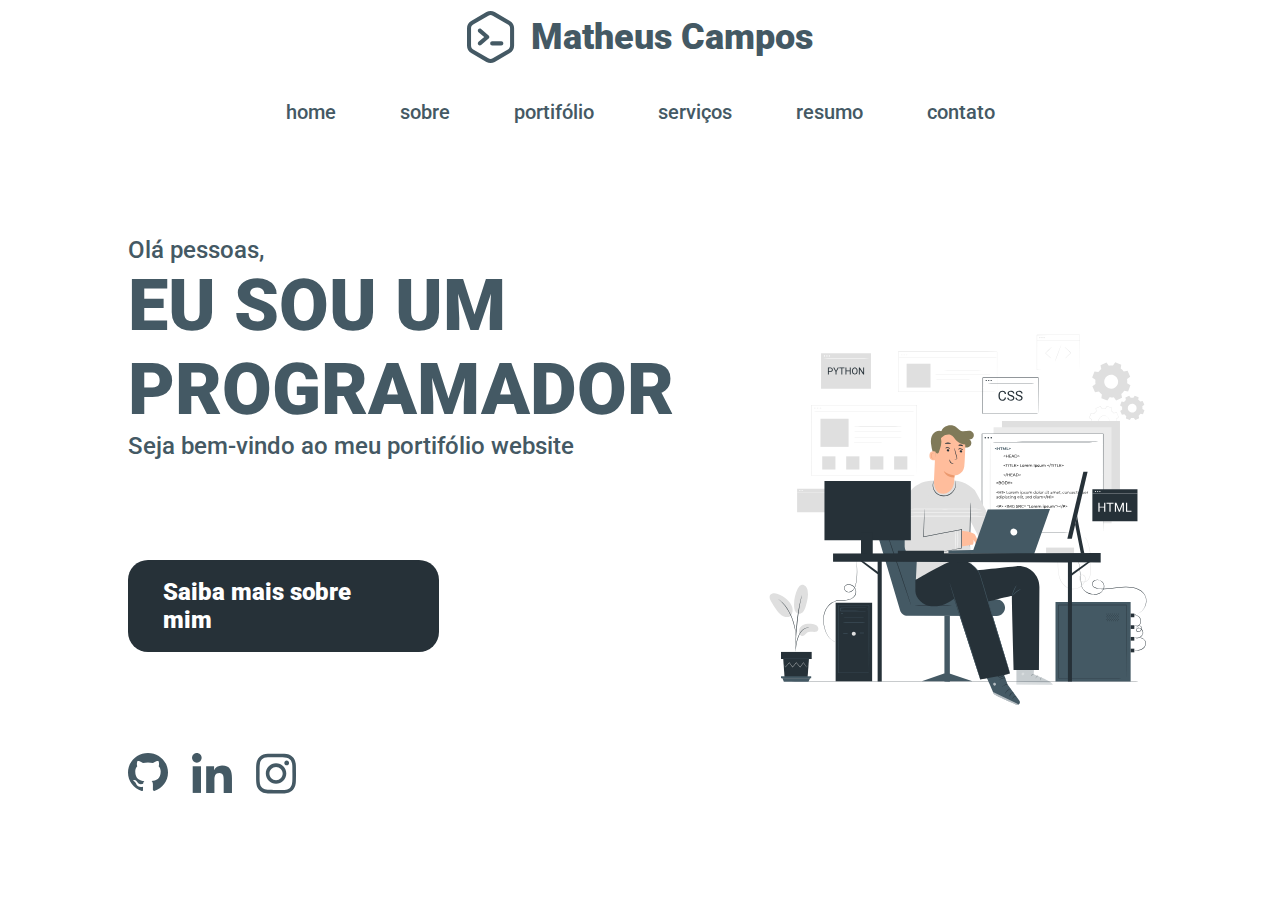
<file: index.html>
<!DOCTYPE html>
<html lang="en">
<head>
	<meta charset="UTF-8">
	<meta http-equiv="X-UA-Compatible" content="IE=edge">
	<meta name="viewport" content="width=device-width, initial-scale=1.0">

	<link rel="preconnect" href="https://fonts.googleapis.com">
	<link rel="preconnect" href="https://fonts.gstatic.com" crossorigin>
	<link href="https://fonts.googleapis.com/css2?family=Roboto:wght@500;900&display=swap" rel="stylesheet"> 
	
	<link rel="stylesheet" href="styles.css">
	<link rel="icon" href="favicon.ico">
	<title>Web Portfolio - Home</title>
</head>
<body>
	<header>
		<div id="home-button">
			<img id="home-logo" src="images/hexagon-code.svg" alt="hexagon-solid">
			<a href="">Matheus Campos</a>
		</div>
		<div id="nav-buttons">
			<a href="">home</a>
			<a href="about.html">sobre</a>
			<a href="">portifólio</a>
			<a href="">serviços</a>
			<a href="">resumo</a>
			<a href="">contato</a>
		</div>
	</header>
	<main>
		<div id="welcome-section">
			<div id="welcome-message">
				<p>Olá pessoas,</p>
				<p class="welcome-text-large">EU SOU UM PROGRAMADOR</p>
				<p>Seja bem-vindo ao meu portifólio website</p>
			</div>
			<a href="" id="about-me-button">Saiba mais sobre mim</a>
			<div id="welcome-links">
				<a href="">
					<img src="images/Git.svg" alt="github">
				</a>
				<a href="">
					<img src="images/Linkedin.svg" alt="linkedin">
				</a>
				<a href="">
					<img src="images/Instagram.svg" alt="instagram">
				</a>
			</div>
		</div>
		<div id="image-section">
			<img src="images/code-guy.svg" alt="code-guy">
		</div>
	</main>
</body>
</html>
</file>
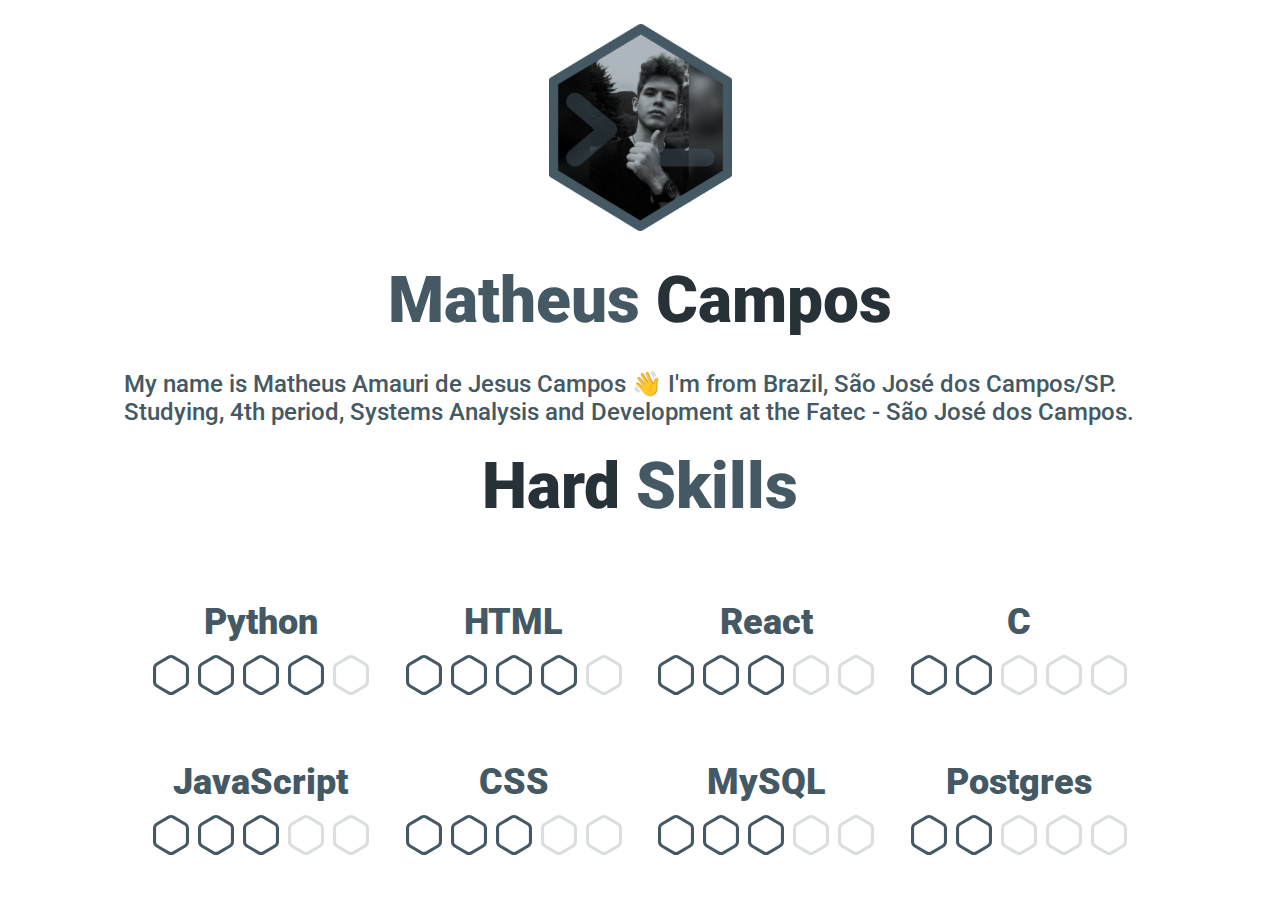
<file: about.html>
<!DOCTYPE html>
<html lang="en">
<head>
	<meta charset="UTF-8">
	<meta http-equiv="X-UA-Compatible" content="IE=edge">
	<meta name="viewport" content="width=device-width, initial-scale=1.0">

	<link rel="preconnect" href="https://fonts.googleapis.com">
	<link rel="preconnect" href="https://fonts.gstatic.com" crossorigin>
	<link href="https://fonts.googleapis.com/css2?family=Roboto:wght@500;900&display=swap" rel="stylesheet"> 
	
	<link rel="stylesheet" href="styles.css">
	<link rel="icon" href="favicon.ico">
	<title>Web Portfolio - About</title>
</head>
<body>
	<div id="about-message">
		<img src="images/profile-pic.svg" alt="matheus">
		<div class="about-heading">
			<p class="about-text-large-gray">Matheus</p>
			<p class="about-text-large-black">Campos</p>
		</div>
		<p id="about-desc">My name is Matheus Amauri de Jesus Campos 👋 I'm from Brazil, São José dos Campos/SP.
		   Studying, 4th period, Systems Analysis and Development at the Fatec - São José dos Campos.</p>
	</div>
	<div id="hard-skills">
		<div class="about-heading">
			<p class="about-text-large-black">Hard</p>
			<p class="about-text-large-gray">Skills</p>
		</div>
		<div id="skills">
			<article>
				<p>Python</p>
				<div class="progress-bar">
					<img src="images/hexagon-solid.svg" alt="*">
					<img src="images/hexagon-solid.svg" alt="*">
					<img src="images/hexagon-solid.svg" alt="*">
					<img src="images/hexagon-solid.svg" alt="*">
					<img src="images/hexagon-basic.svg" alt="*">
				</div>
			</article>
			<article>
				<p>HTML</p>
				<div class="progress-bar">
					<img src="images/hexagon-solid.svg" alt="*">
					<img src="images/hexagon-solid.svg" alt="*">
					<img src="images/hexagon-solid.svg" alt="*">
					<img src="images/hexagon-solid.svg" alt="*">
					<img src="images/hexagon-basic.svg" alt="*">
				</div>
			</article>
			<article>
				<p>React</p>
				<div class="progress-bar">
					<img src="images/hexagon-solid.svg" alt="*">
					<img src="images/hexagon-solid.svg" alt="*">
					<img src="images/hexagon-solid.svg" alt="*">
					<img src="images/hexagon-basic.svg" alt="*">
					<img src="images/hexagon-basic.svg" alt="*">
				</div>
			</article>
			<article>
				<p>C</p>
				<div class="progress-bar">
					<img src="images/hexagon-solid.svg" alt="*">
					<img src="images/hexagon-solid.svg" alt="*">
					<img src="images/hexagon-basic.svg" alt="*">
					<img src="images/hexagon-basic.svg" alt="*">
					<img src="images/hexagon-basic.svg" alt="*">
				</div>
			</article>
			<article>
				<p>JavaScript</p>
				<div class="progress-bar">
					<img src="images/hexagon-solid.svg" alt="*">
					<img src="images/hexagon-solid.svg" alt="*">
					<img src="images/hexagon-solid.svg" alt="*">
					<img src="images/hexagon-basic.svg" alt="*">
					<img src="images/hexagon-basic.svg" alt="*">
				</div>
			</article>
			<article>
				<p>CSS</p>
				<div class="progress-bar">
					<img src="images/hexagon-solid.svg" alt="*">
					<img src="images/hexagon-solid.svg" alt="*">
					<img src="images/hexagon-solid.svg" alt="*">
					<img src="images/hexagon-basic.svg" alt="*">
					<img src="images/hexagon-basic.svg" alt="*">
				</div>
			</article>
			<article>
				<p>MySQL</p>
				<div class="progress-bar">
					<img src="images/hexagon-solid.svg" alt="*">
					<img src="images/hexagon-solid.svg" alt="*">
					<img src="images/hexagon-solid.svg" alt="*">
					<img src="images/hexagon-basic.svg" alt="*">
					<img src="images/hexagon-basic.svg" alt="*">
				</div>
			</article>
			<article>
				<p>Postgres</p>
				<div class="progress-bar">
					<img src="images/hexagon-solid.svg" alt="*">
					<img src="images/hexagon-solid.svg" alt="*">
					<img src="images/hexagon-basic.svg" alt="*">
					<img src="images/hexagon-basic.svg" alt="*">
					<img src="images/hexagon-basic.svg" alt="*">
				</div>
			</article>
		</div>
	</div>
</body>
</html>
</file>
<file: styles.css>
body {
	display: flex;
	flex-direction: column;
	justify-content: space-evenly;
	/* gap: 5rem; */
	margin: 0 10vw;
	min-height: 100vh;
}

a, p, article {
	margin: 0;
	text-decoration: none;
	font-family: 'Roboto';
	font-style: normal;
	color: #445964;
}

/* -------------------------------------------------------------------------- */

header {
	display: flex;
	justify-content: space-evenly;
	gap: 1rem;
	align-items: center;
	flex-wrap: wrap;
	height: 15vh;
}

header > div {
	display: flex;
	align-items: center;
	flex-wrap: wrap;
}

#home-logo {
	width: 3rem;
}

#home-button {
	justify-content: center;
	gap: 1rem;
	font-weight: 900;
	font-size: 36px;
	line-height: 42px;
}

#nav-buttons {
	justify-content: space-evenly;
	gap: 5vw;
	font-weight: 500;
	font-size: 20px;
	line-height: 23px;
}

/* -------------------------------------------------------------------------- */

main {
	display: flex;
	flex-wrap: wrap;
	height: 85vh;
}

main > div {
	display: flex;
}

#welcome-section {
	flex: 1;
	flex-direction: column;
	justify-content: space-evenly;
	font-weight: 500;
	font-size: 24px;
	line-height: 28px;
	min-height: 85vh;
}

.welcome-text-large {
	font-weight: 900;
	font-size: 72px;
	line-height: 84px;
	width: 40rem;
}

#about-me-button {
	font-weight: 900;
	font-size: 24px;
	line-height: 28px;
	color: white;
	background-color: #263138;
	border-radius: 20px;
	width: 241px;
	padding: 18px 35px;
}

#welcome-links {
	display: flex;
	gap: 1.5rem;
}

#image-section {
	flex: 1;
}

#image-section > img {
	width: 100%;
	height: auto;
	min-width: 20vw;
}

/* ========================================================================== */

.about-heading {
	display: flex;
	justify-content: center;
	gap: 1rem;
}

#about-message {
	display: flex;
	flex-direction: column;
	justify-content: space-evenly;
	align-items: center;
	gap: 2rem;	
}

.about-text-large-gray {
	font-weight: 900;
	font-size: 64px;
	line-height: 75px;
}

.about-text-large-black {
	font-weight: 900;
	font-size: 64px;
	line-height: 75px;
	color: #263138;
}

#about-desc {
	font-weight: 500;
	font-size: 24px;
	line-height: 28px;
	width: 1032px;
}

#hard-skills {
	display: flex;
	flex-direction: column;
	justify-content: space-evenly;
	align-items: center;
	gap: 4rem;
}

#skills {
	display: flex;
	justify-content: space-evenly;
	flex-wrap: wrap;
	max-width: 70rem;
	gap: 2rem 0;
}

#skills > article {
	display: flex;
	flex-direction: column;
	justify-content: space-evenly;
	align-items: center;
	font-weight: 900;
	font-size: 36px;
	line-height: 42px;
	width: 15rem;
	height: 8rem;
}
</file>
